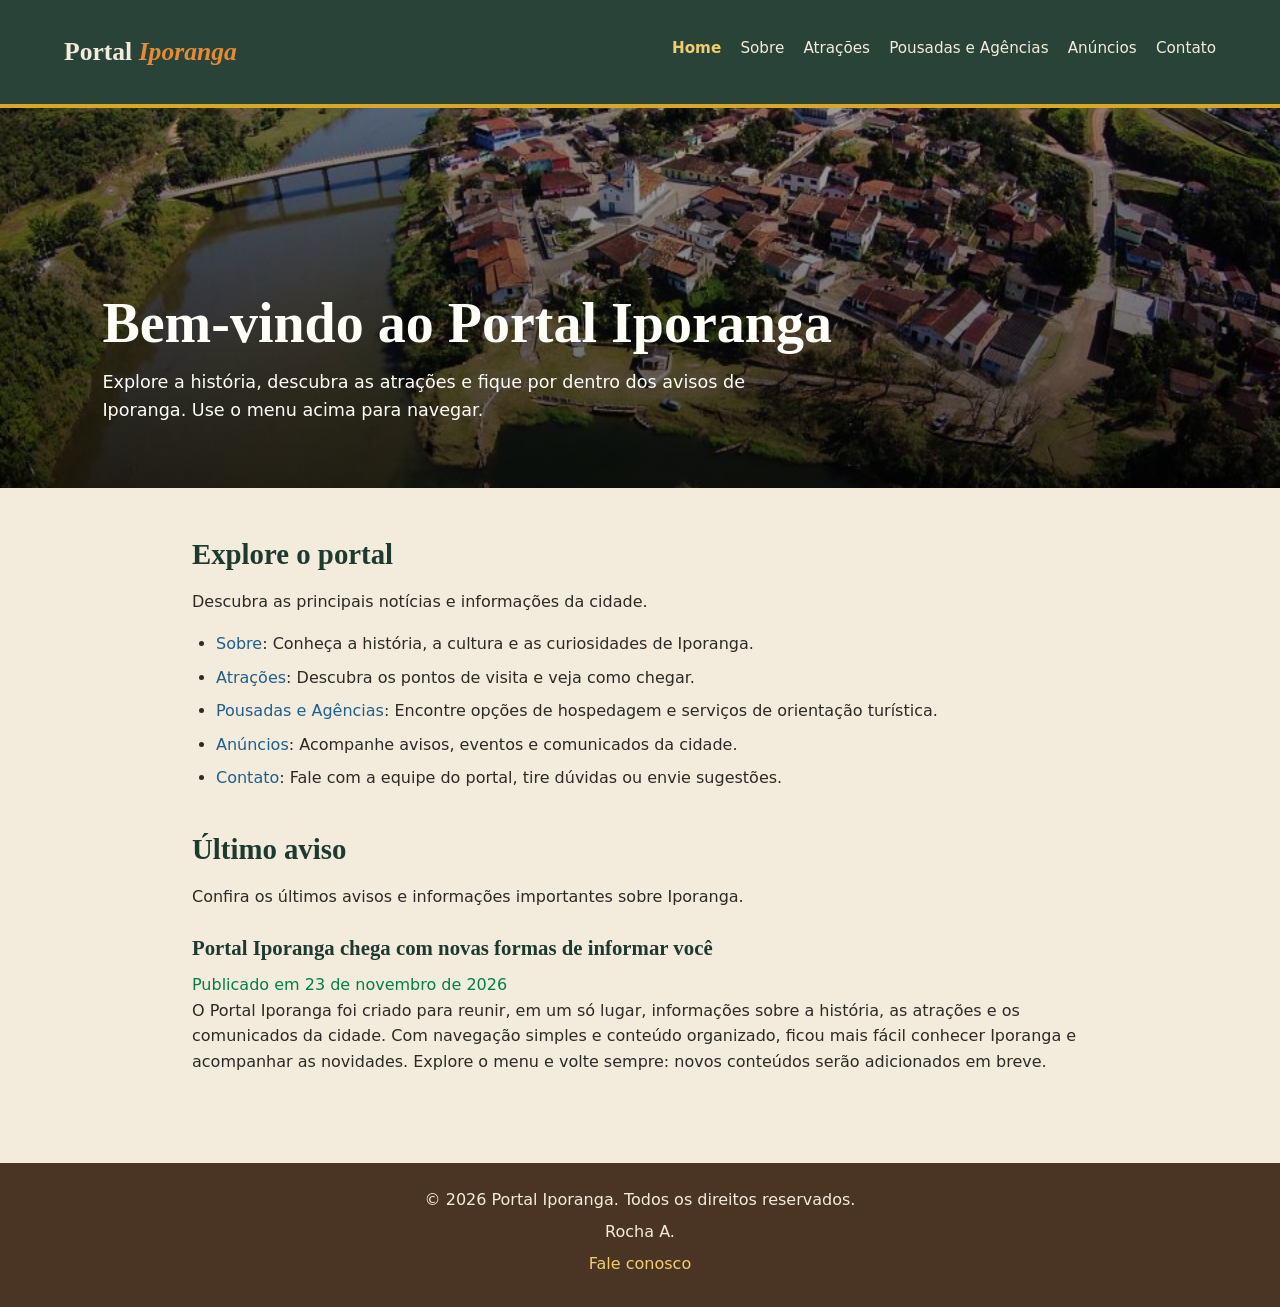
<file: index.html>
<!DOCTYPE html>
<html lang="pt-BR">
<head>
    <meta charset="UTF-8">
    <meta name="viewport" content="width=device-width, initial-scale=1.0">
    <title>Portal Iporanga</title>
    <link rel="stylesheet" href="style.css">
</head>
<body>
    <header>
      
        <strong>Portal <span>Iporanga</span></strong>
        <nav>
            <ul>
                <li><a href="index.html" aria-current="page">Home</a></li>  
                <li><a href="sobre.html">Sobre</a></li>
                <li><a href="atracoes.html">Atrações</a></li>
                <li><a href="servicos.html">Pousadas e Agências</a></li>
                <li><a href="anuncios.html">Anúncios</a></li>
                <li><a href="contato.html">Contato</a></li>
            </ul>
        </nav>
    </header>

    <main>
        <section class="capa capa-home">
            <h1>Bem-vindo ao Portal Iporanga</h1>
            <p>Explore a história, descubra as atrações e fique por dentro dos avisos de Iporanga. Use o menu acima para navegar.</p>
        </section>

        <div class="conteudo">
            <section>
                <h2>Explore o portal</h2>
                <p>Descubra as principais notícias e informações da cidade.</p>
                <ul>
                    <li><a href="sobre.html">Sobre</a>: Conheça a história, a cultura e as curiosidades de Iporanga.</li>
                    <li><a href="atracoes.html">Atrações</a>: Descubra os pontos de visita e veja como chegar.</li>
                    <li><a href="servicos.html">Pousadas e Agências</a>: Encontre opções de hospedagem e serviços de orientação turística.</li>
                    <li><a href="anuncios.html">Anúncios</a>: Acompanhe avisos, eventos e comunicados da cidade.</li>
                    <li><a href="contato.html">Contato</a>: Fale com a equipe do portal, tire dúvidas ou envie sugestões.</li>
                </ul>
            </section>

            <section>
                <h2>Último aviso</h2>
                <p>Confira os últimos avisos e informações importantes sobre Iporanga.</p>
                <h3>Portal Iporanga chega com novas formas de informar você</h3>
                <date time="2026-11-23" class="time">Publicado em 23 de novembro de 2026</date>
                <p>O Portal Iporanga foi criado para reunir, em um só lugar, informações sobre a história, as atrações e os comunicados da cidade. Com navegação simples e conteúdo organizado, ficou mais fácil conhecer Iporanga e acompanhar as novidades. Explore o menu e volte sempre: novos conteúdos serão adicionados em breve.</p>
            </section>
        </div>
    </main>

    <footer>
        <p>&copy; 2026 Portal Iporanga. Todos os direitos reservados.</p>
        <p>Rocha A.</p>
        <p><a href="contato.html">Fale conosco</a></p>
    </footer>
</body>
</html>
</file>
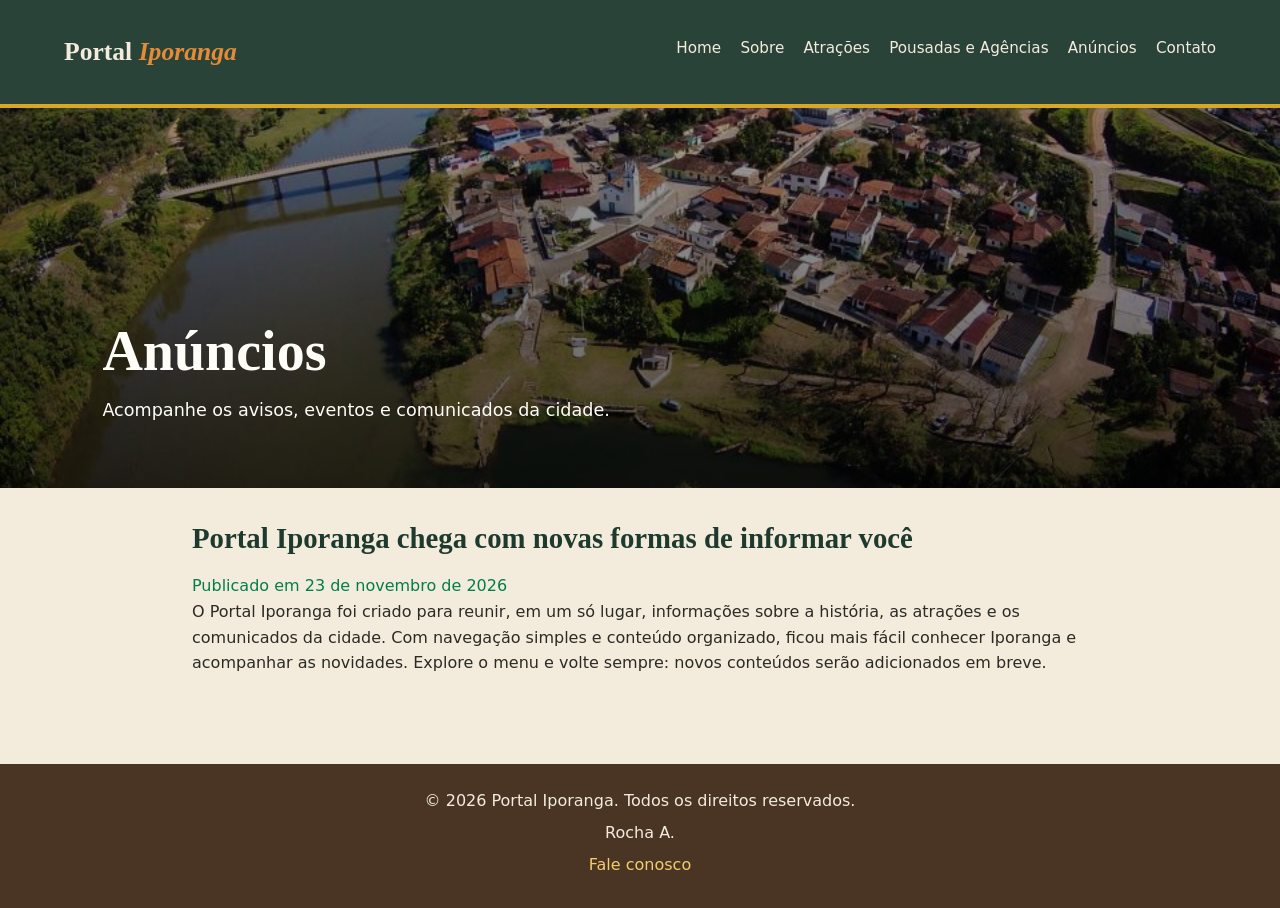
<file: anuncios.html>
<!DOCTYPE html>
<html lang="pt-BR">
<head>
    <meta charset="UTF-8">
    <meta name="viewport" content="width=device-width, initial-scale=1.0">
    <title>Anúncios - Portal Iporanga</title>
    <link rel="stylesheet" href="style.css">
</head>
<body>
    <header>
        <strong>Portal <span>Iporanga</span></strong>
        <nav>
            <ul>
                <li><a href="index.html">Home</a></li>
                <li><a href="sobre.html">Sobre</a></li>
                <li><a href="atracoes.html">Atrações</a></li>
                <li><a href="servicos.html">Pousadas e Agências</a></li>
                <li><a href="anuncios.html">Anúncios</a></li>
                <li><a href="contato.html">Contato</a></li>
            </ul>
        </nav>
    </header>

    <main>
        <section class="capa capa-home">
            <h1>Anúncios</h1>
            <p>Acompanhe os avisos, eventos e comunicados da cidade.</p>
        </section>

        <section>
            <h2>Portal Iporanga chega com novas formas de informar você</h2>
            <date time="2026-11-23" class="time">Publicado em 23 de novembro de 2026</date>
            <p>O Portal Iporanga foi criado para reunir, em um só lugar, informações sobre a história, as atrações e os comunicados da cidade. Com navegação simples e conteúdo organizado, ficou mais fácil conhecer Iporanga e acompanhar as novidades. Explore o menu e volte sempre: novos conteúdos serão adicionados em breve.</p>
        </section>

    </main>

    <footer>
        <p>&copy; 2026 Portal Iporanga. Todos os direitos reservados.</p>
        <p>Rocha A.</p>
        <p><a href="contato.html">Fale conosco</a></p>
    </footer>
</body>
</html>
</file>
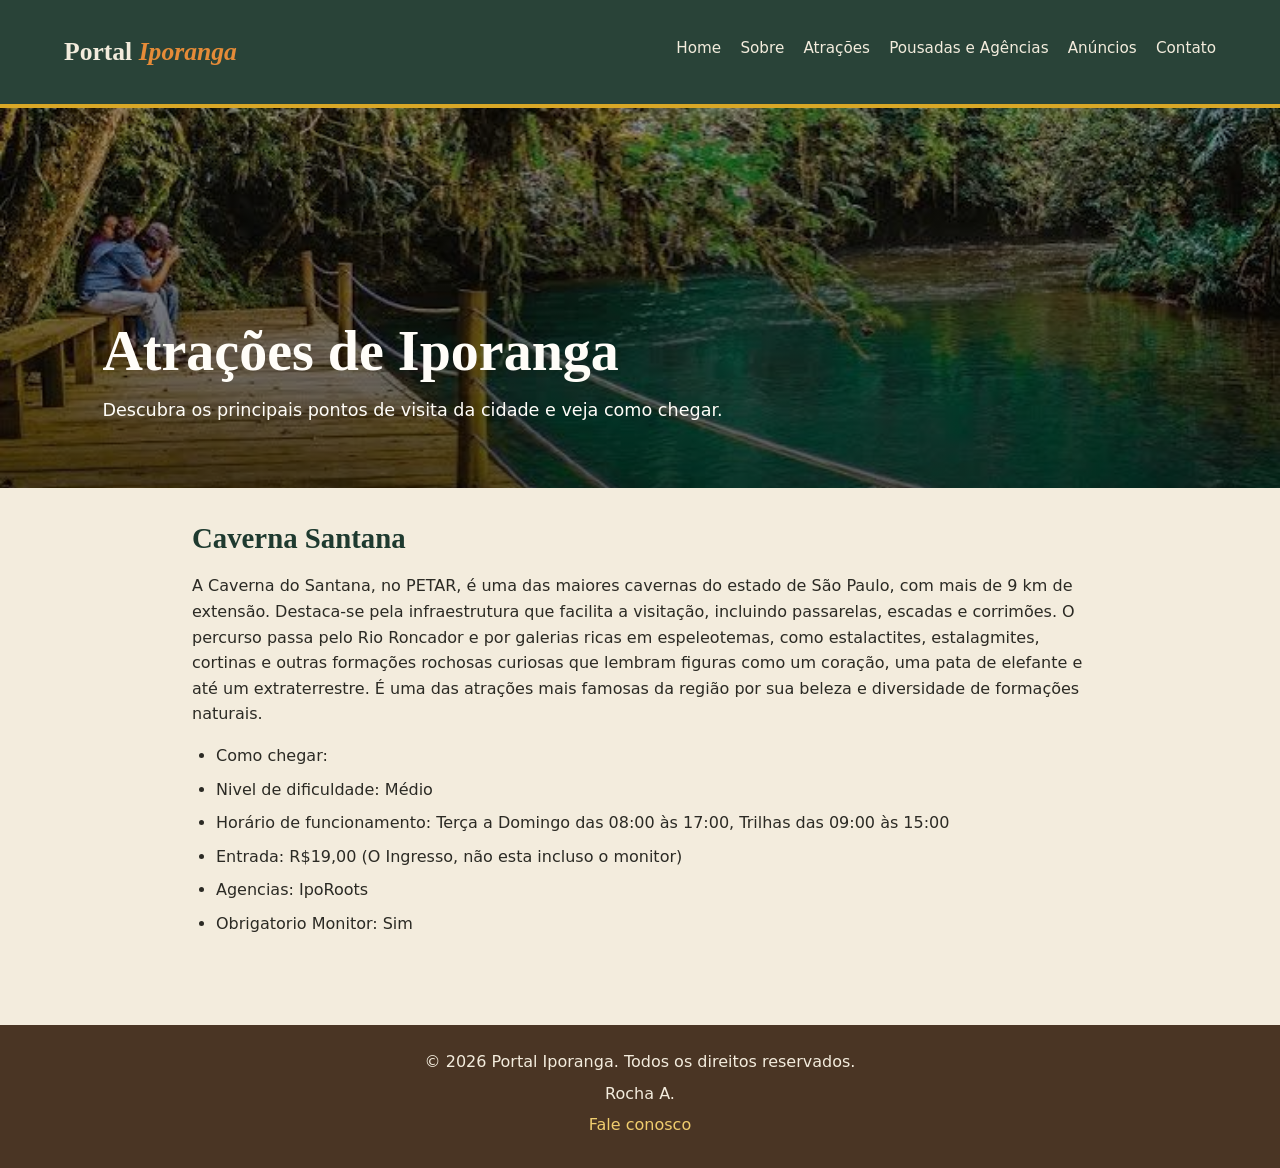
<file: atracoes.html>
<!DOCTYPE html>
<html lang="pt-BR">

<head>
    <meta charset="UTF-8">
    <meta name="viewport" content="width=device-width, initial-scale=1.0">
    <title>Atrações - Portal Iporanga</title>
    <link rel="stylesheet" href="style.css">
</head>

<body>
    <header>
        <strong>Portal <span>Iporanga</span></strong>
        <nav>
            <ul>
                <li><a href="index.html">Home</a></li>
                <li><a href="sobre.html">Sobre</a></li>
                <li><a href="atracoes.html">Atrações</a></li>
                <li><a href="servicos.html">Pousadas e Agências</a></li>
                <li><a href="anuncios.html">Anúncios</a></li>
                <li><a href="contato.html">Contato</a></li>
            </ul>
        </nav>
    </header>

    <main>
        <section class="capa capa-atracoes">
            <h1>Atrações de Iporanga</h1>
            <p>Descubra os principais pontos de visita da cidade e veja como chegar.</p>
        </section>

        <section class="atracoes">
            <h2>Caverna Santana</h2>
            <p>A Caverna do Santana, no PETAR, é uma das maiores cavernas do estado de São Paulo, com mais de 9 km de
                extensão. Destaca-se pela infraestrutura que facilita a visitação, incluindo passarelas, escadas e
                corrimões. O percurso passa pelo Rio Roncador e por galerias ricas em espeleotemas, como estalactites,
                estalagmites, cortinas e outras formações rochosas curiosas que lembram figuras como um coração, uma
                pata de elefante e até um extraterrestre. É uma das atrações mais famosas da região por sua beleza e
                diversidade de formações naturais.</p>
            <ul>
                <li>Como chegar: </li>
                <li>Nivel de dificuldade: Médio</li>
                <li>Horário de funcionamento: Terça a Domingo das 08:00 às 17:00, Trilhas das 09:00 às 15:00</li>
                <li>Entrada: R$19,00 (O Ingresso, não esta incluso o monitor) </li>
                <li>Agencias: IpoRoots</li>
                <li>Obrigatorio Monitor: Sim</li>
            </ul>
        </section>
    </main>

    <footer>
        <p>&copy; 2026 Portal Iporanga. Todos os direitos reservados.</p>
        <p>Rocha A.</p>
        <p><a href="contato.html">Fale conosco</a></p>
    </footer>
</body>

</html>
</file>
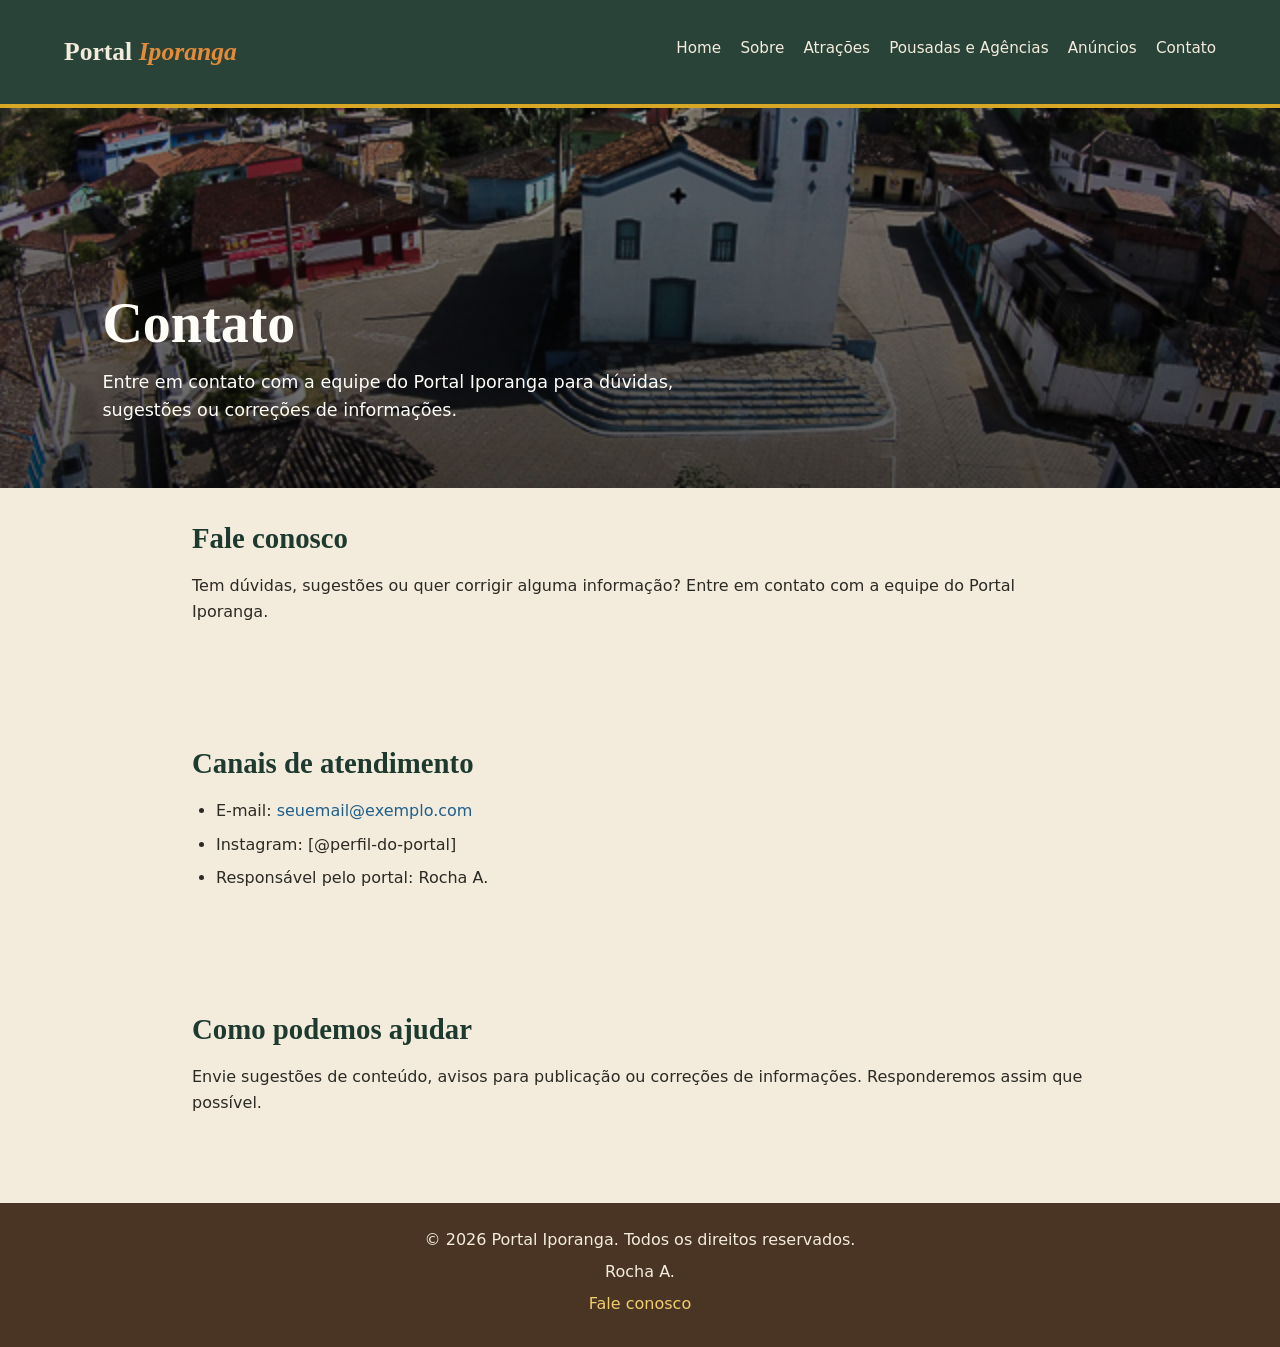
<file: contato.html>
<!DOCTYPE html>
<html lang="pt-BR">
<head>
    <meta charset="UTF-8">
    <meta name="viewport" content="width=device-width, initial-scale=1.0">
    <title>Contato - Portal Iporanga</title>
    <link rel="stylesheet" href="style.css">
</head>
<body>
    <header>
        <strong>Portal <span>Iporanga</span></strong>
        <nav>
            <ul>
                <li><a href="index.html">Home</a></li>
                <li><a href="sobre.html">Sobre</a></li>
                <li><a href="atracoes.html">Atrações</a></li>
                <li><a href="servicos.html">Pousadas e Agências</a></li>
                <li><a href="anuncios.html">Anúncios</a></li>
                <li><a href="contato.html">Contato</a></li>
            </ul>
        </nav>
    </header>

    <main>
        <section class="capa capa-contato">
            <h1>Contato</h1>
            <p>Entre em contato com a equipe do Portal Iporanga para dúvidas, sugestões ou correções de informações.</p>
        </section>
        <section>
            <h2>Fale conosco</h2>
            <p>Tem dúvidas, sugestões ou quer corrigir alguma informação? Entre em contato com a equipe do Portal Iporanga.</p>
        </section>
        <section>
            <h2>Canais de atendimento</h2>
            <ul>
                <li>E-mail: <a href="@exemplo.com">seuemail@exemplo.com</a></li>
                <li>Instagram: [@perfil-do-portal]</li>
                <li>Responsável pelo portal: Rocha A.</li>
            </ul>
        </section>

        <section>
            <h2>Como podemos ajudar</h2>
            <p>Envie sugestões de conteúdo, avisos para publicação ou correções de informações. Responderemos assim que possível.</p>
        </section>
    </main>

    <footer>
        <p>&copy; 2026 Portal Iporanga. Todos os direitos reservados.</p>
        <p>Rocha A.</p>
        <p><a href="contato.html">Fale conosco</a></p>
    </footer>
</body>
</html>
</file>
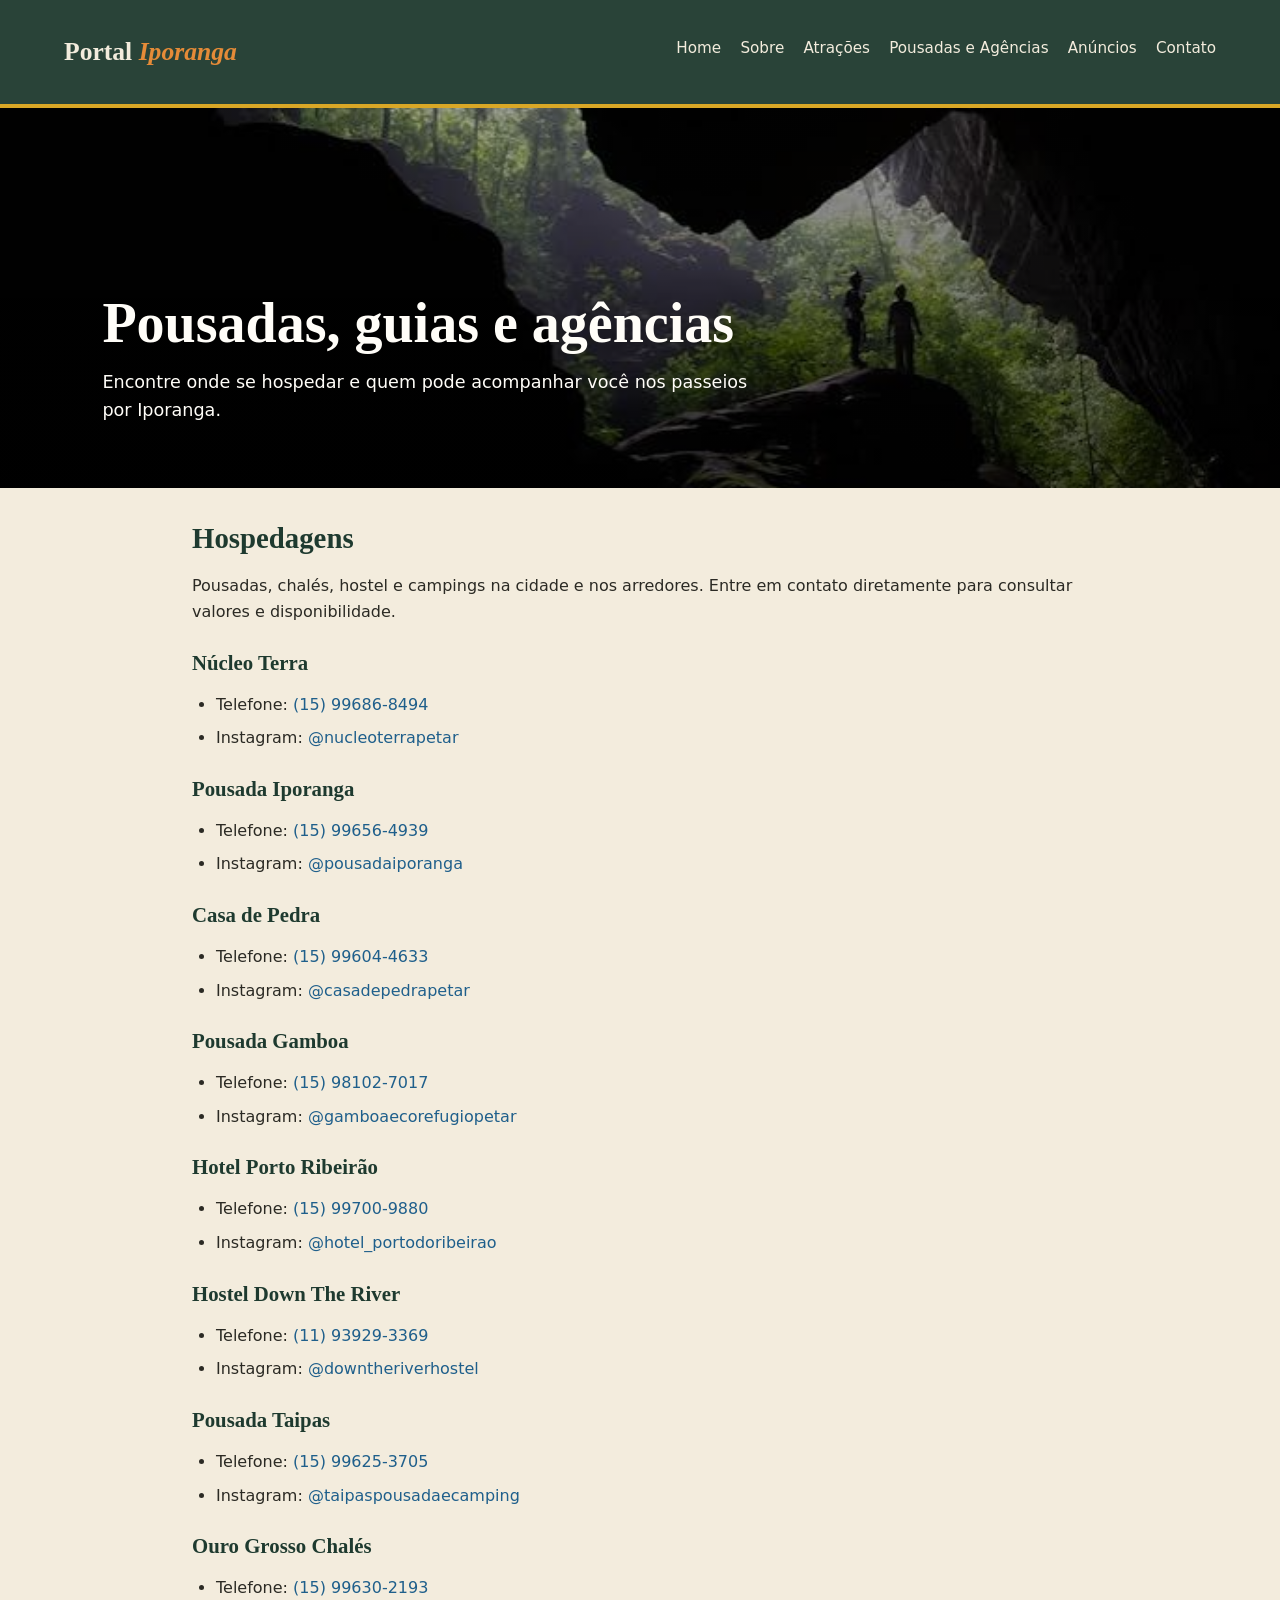
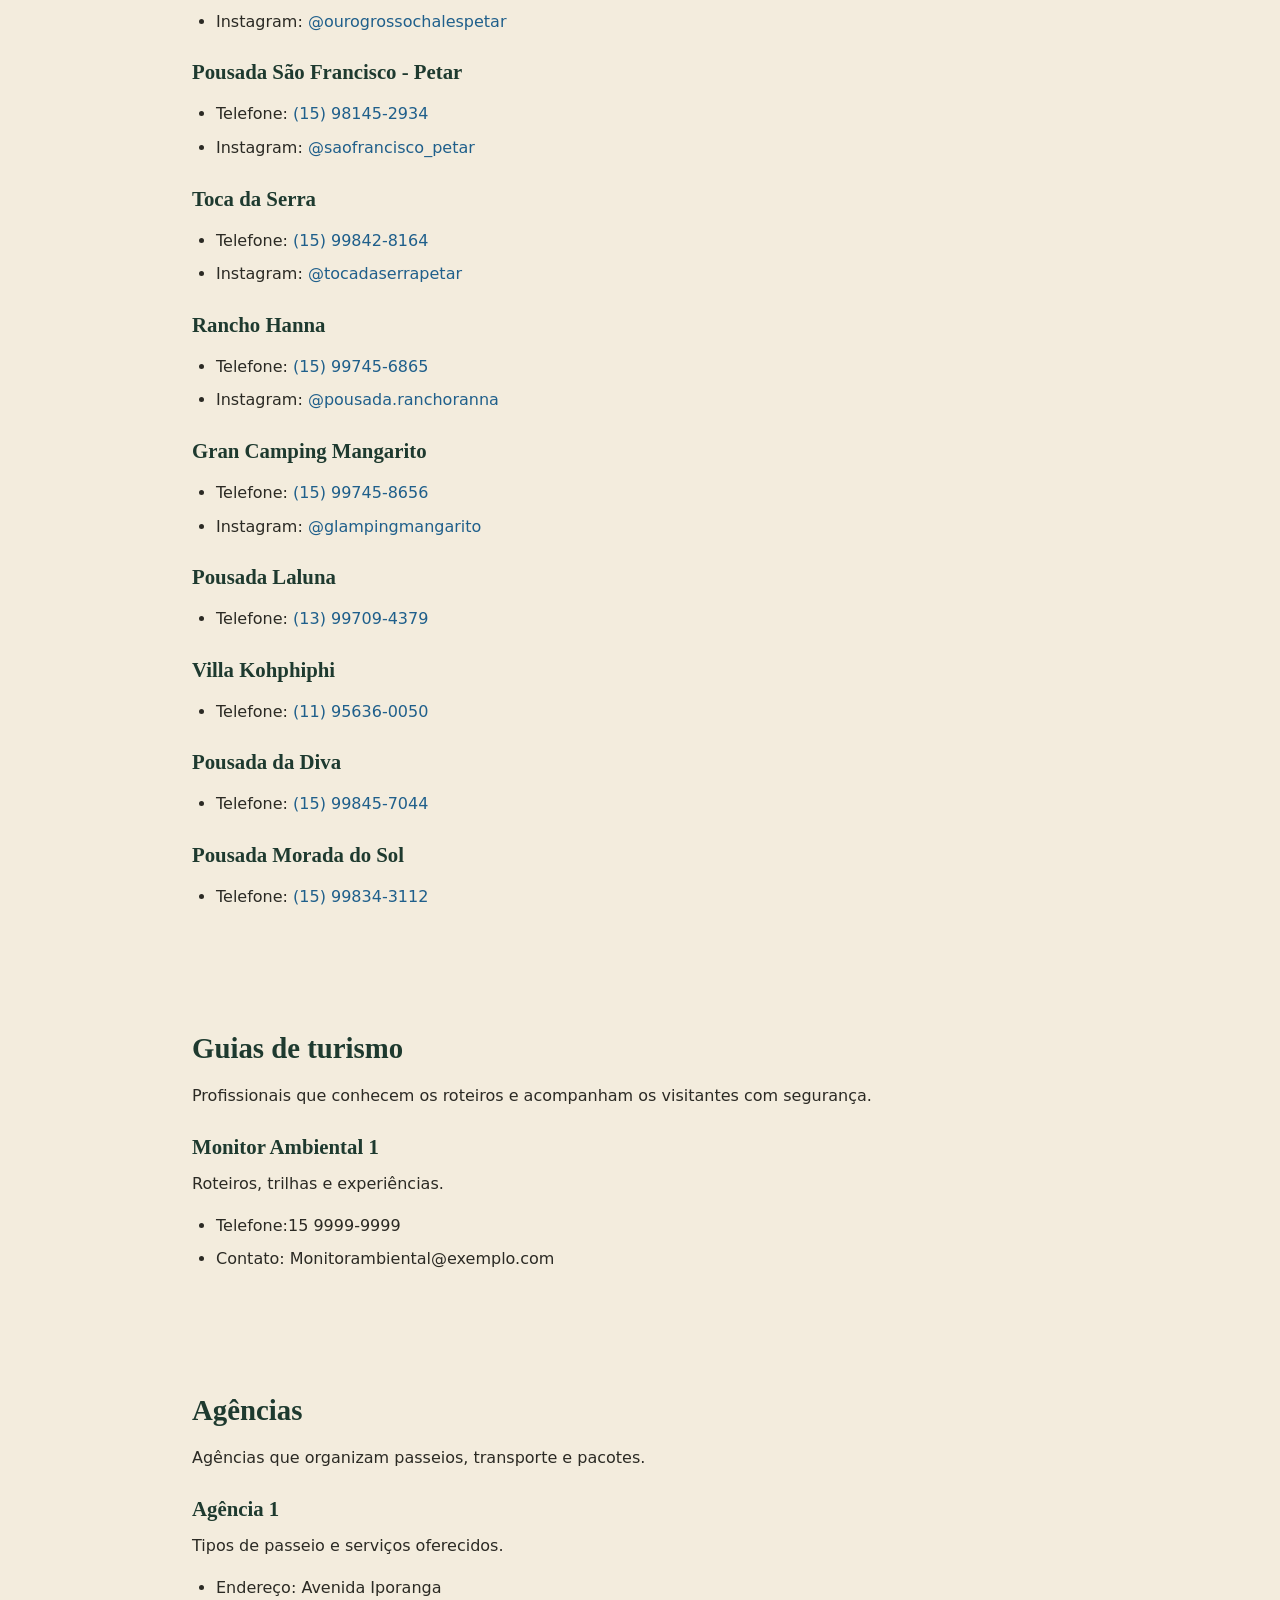
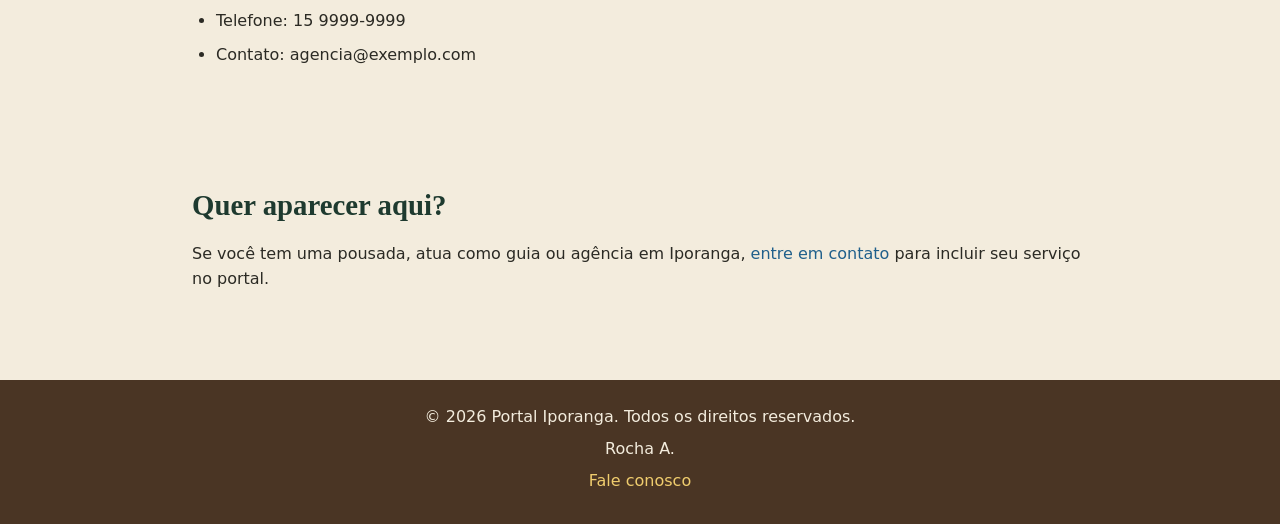
<file: servicos.html>
<!DOCTYPE html>
<html lang="pt-BR">
<head>
    <meta charset="UTF-8">
    <meta name="viewport" content="width=device-width, initial-scale=1.0">
    <title>Pousadas e Guias - Portal Iporanga</title>
    <link rel="stylesheet" href="style.css">
</head>
<body>
    <header>
        <strong>Portal <span>Iporanga</span></strong>
        <nav>
            <ul>
                <li><a href="index.html">Home</a></li>
                <li><a href="sobre.html">Sobre</a></li>
                <li><a href="atracoes.html">Atrações</a></li>
                <li><a href="servicos.html">Pousadas e Agências</a></li>
                <li><a href="anuncios.html">Anúncios</a></li>
                <li><a href="contato.html">Contato</a></li>
            </ul>
        </nav>
    </header>

    <main>
        <section class="capa capa-servicos">
            <h1>Pousadas, guias e agências</h1>
            <p>Encontre onde se hospedar e quem pode acompanhar você nos passeios por Iporanga.</p>
        </section>

        <section class="Servicos"> 
            <h2>Hospedagens</h2>
            <p>Pousadas, chalés, hostel e campings na cidade e nos arredores. Entre em contato diretamente para consultar valores e disponibilidade.</p>

            <article>
                <h3>Núcleo Terra</h3>
                <ul>
                    <li>Telefone: <a href="tel:+5515996868494">(15) 99686-8494</a></li>
                    <li>Instagram: <a href="https://www.instagram.com/nucleoterrapetar/" target="_blank" rel="noopener noreferrer">@nucleoterrapetar</a></li>
                </ul>
            </article>
            <article>
                <h3>Pousada Iporanga</h3>
                <ul>
                    <li>Telefone: <a href="tel:+5515996564939">(15) 99656-4939</a></li>
                    <li>Instagram: <a href="https://www.instagram.com/pousadaiporanga/" target="_blank" rel="noopener noreferrer">@pousadaiporanga</a></li>
                </ul>
            </article>
            <article>
                <h3>Casa de Pedra</h3>
                <ul>
                    <li>Telefone: <a href="tel:+5515996044633">(15) 99604-4633</a></li>
                    <li>Instagram: <a href="https://www.instagram.com/casadepedrapetar/" target="_blank" rel="noopener noreferrer">@casadepedrapetar</a></li>
                </ul>
            </article>
            <article>
                <h3>Pousada Gamboa</h3>
                <ul>
                    <li>Telefone: <a href="tel:+5515981027017">(15) 98102-7017</a></li>
                    <li>Instagram: <a href="https://www.instagram.com/gamboaecorefugiopetar/" target="_blank" rel="noopener noreferrer">@gamboaecorefugiopetar</a></li>
                </ul>
            </article>
            <article>
                <h3>Hotel Porto Ribeirão</h3>
                <ul>
                    <li>Telefone: <a href="tel:+5515997009880">(15) 99700-9880</a></li>
                    <li>Instagram: <a href="https://www.instagram.com/hotel_portodoribeirao/" target="_blank" rel="noopener noreferrer">@hotel_portodoribeirao</a></li>
                </ul>
            </article>
            <article>
                <h3>Hostel Down The River</h3>
                <ul>
                    <li>Telefone: <a href="tel:+5511939293369">(11) 93929-3369</a></li>
                    <li>Instagram: <a href="https://www.instagram.com/downtheriverhostel/" target="_blank" rel="noopener noreferrer">@downtheriverhostel</a></li>
                </ul>
            </article>
            <article>
                <h3>Pousada Taipas</h3>
                <ul>
                    <li>Telefone: <a href="tel:+5515996253705">(15) 99625-3705</a></li>
                    <li>Instagram: <a href="https://www.instagram.com/taipaspousadaecamping/" target="_blank" rel="noopener noreferrer">@taipaspousadaecamping</a></li>
                </ul>
            </article>
            <article>
                <h3>Ouro Grosso Chalés</h3>
                <ul>
                    <li>Telefone: <a href="tel:+5515996302193">(15) 99630-2193</a></li>
                    <li>Instagram: <a href="https://www.instagram.com/ourogrossochalespetar/" target="_blank" rel="noopener noreferrer">@ourogrossochalespetar</a></li>
                </ul>
            </article>
            <article>
                <h3>Pousada São Francisco - Petar</h3>
                <ul>
                    <li>Telefone: <a href="tel:+5515981452934">(15) 98145-2934</a></li>
                    <li>Instagram: <a href="https://www.instagram.com/saofrancisco_petar/" target="_blank" rel="noopener noreferrer">@saofrancisco_petar</a></li>
                </ul>
            </article>
            <article>
                <h3>Toca da Serra</h3>
                <ul>
                    <li>Telefone: <a href="tel:+5515998428164">(15) 99842-8164</a></li>
                    <li>Instagram: <a href="https://www.instagram.com/tocadaserrapetar/" target="_blank" rel="noopener noreferrer">@tocadaserrapetar</a></li>
                </ul>
            </article>
            <article>
                <h3>Rancho Hanna</h3>
                <ul>
                    <li>Telefone: <a href="tel:+5515997456865">(15) 99745-6865</a></li>
                    <li>Instagram: <a href="https://www.instagram.com/pousada.ranchoranna/" target="_blank" rel="noopener noreferrer">@pousada.ranchoranna</a></li>
                </ul>
            </article>
            <article>
                <h3>Gran Camping Mangarito</h3>
                <ul>
                    <li>Telefone: <a href="tel:+5515997458656">(15) 99745-8656</a></li>
                    <li>Instagram: <a href="https://www.instagram.com/glampingmangarito/" target="_blank" rel="noopener noreferrer">@glampingmangarito</a></li>
                </ul>
            </article>
            <article>
                <h3>Pousada Laluna</h3>
                <ul>
                    <li>Telefone: <a href="tel:+5513997094379">(13) 99709-4379</a></li>
                </ul>
            </article>
            <article>
                <h3>Villa Kohphiphi</h3>
                <ul>
                    <li>Telefone: <a href="tel:+5511956360050">(11) 95636-0050</a></li>
                </ul>
            </article>
            <article>
                <h3>Pousada da Diva</h3>
                <ul>
                    <li>Telefone: <a href="tel:+5515998457044">(15) 99845-7044</a></li>
                </ul>
            </article>
            <article>
                <h3>Pousada Morada do Sol</h3>
                <ul>
                    <li>Telefone: <a href="tel:+5515998343112">(15) 99834-3112</a></li>
                </ul>
            </article>
        </section>

        <section class="Servicos">
            <h2>Guias de turismo</h2>
            <p>Profissionais que conhecem os roteiros e acompanham os visitantes com segurança.</p>

            <article>
                <h3>Monitor Ambiental 1</h3>
                <p>Roteiros, trilhas e experiências.</p>
                <ul>
                    <li>Telefone:15 9999-9999 </li>
                    <li>Contato: Monitorambiental@exemplo.com</li>
                </ul>
            </article>
        </section>

        <section class="Servicos">
            <h2>Agências</h2>
            <p>Agências que organizam passeios, transporte e pacotes.</p>

            <article>
                <h3>Agência 1</h3>
                <p>Tipos de passeio e serviços oferecidos.</p>
                <ul>
                    <li>Endereço: Avenida Iporanga </li>
                    <li>Telefone: 15 9999-9999</li>
                    <li>Contato: agencia@exemplo.com</li>
                </ul>
            </article>

    
        </section>

        <section>
            <h2>Quer aparecer aqui?</h2>
            <p>Se você tem uma pousada, atua como guia ou agência em Iporanga, <a href="contato.html">entre em contato</a> para incluir seu serviço no portal.</p>
        </section>
    </main>

    <footer>
        <p>&copy; 2026 Portal Iporanga. Todos os direitos reservados.</p>
        <p>Rocha A.</p>
        <p><a href="contato.html">Fale conosco</a></p>
    </footer>
</body>
</html>
</file>
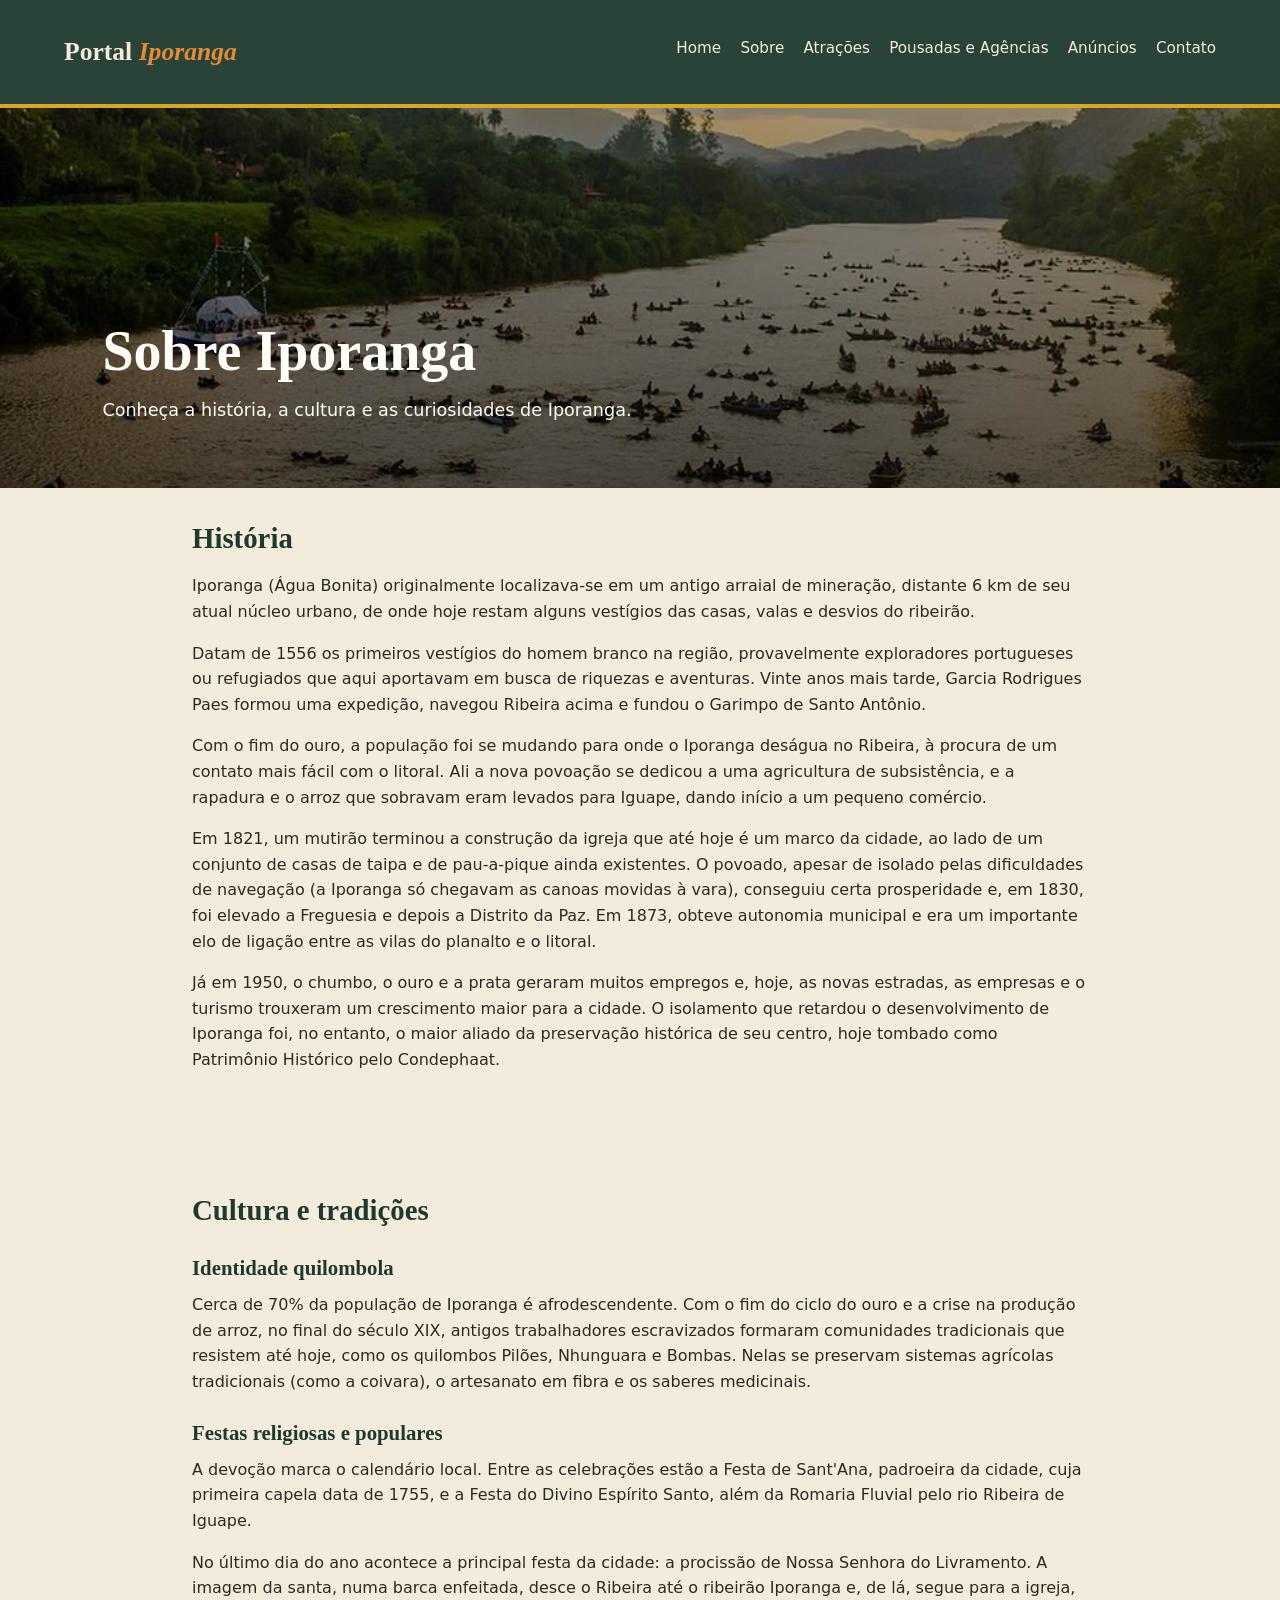
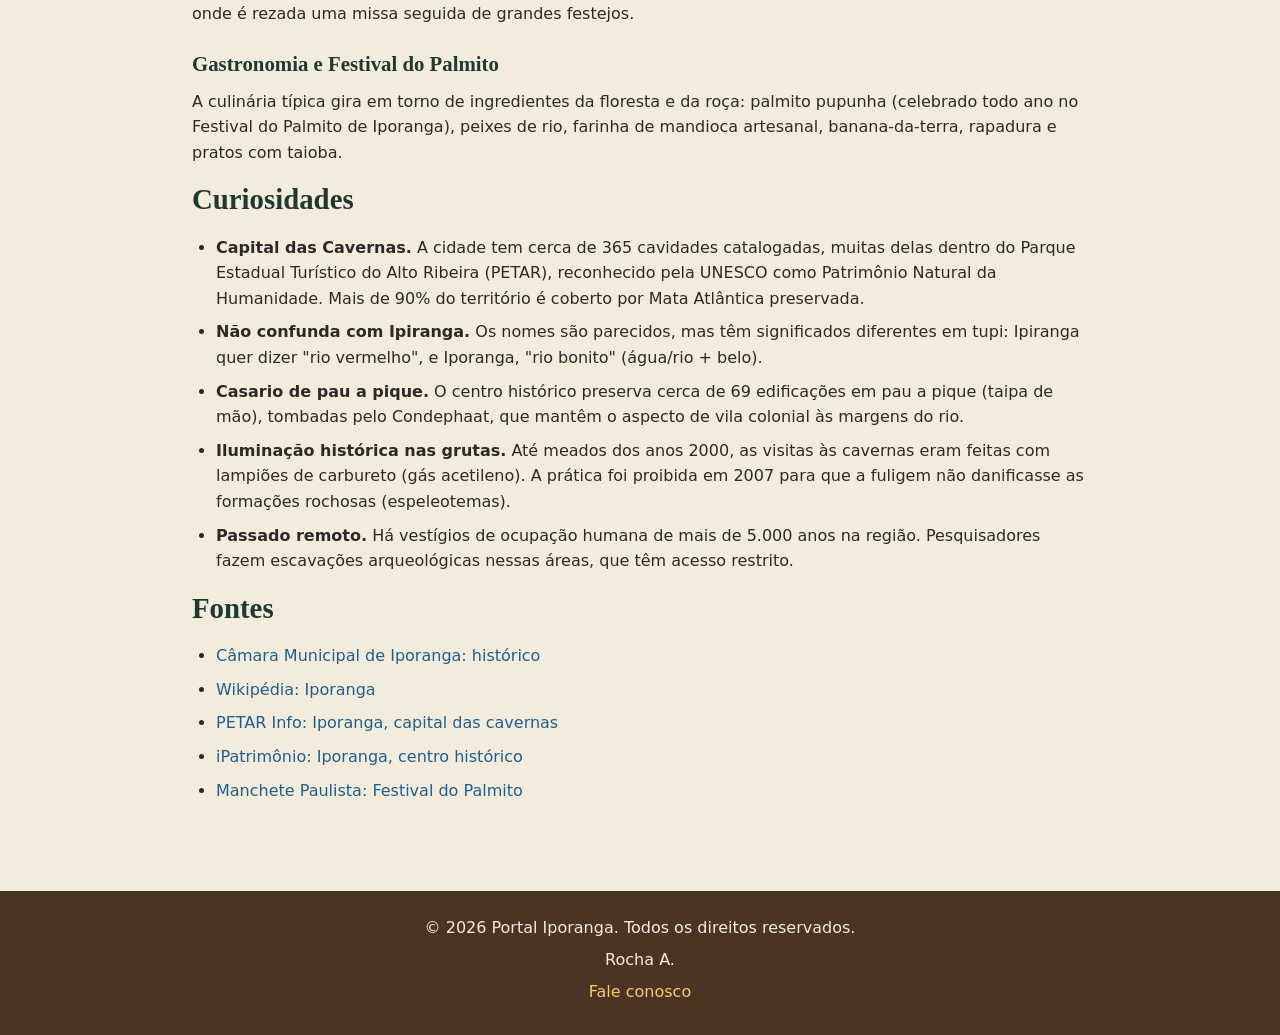
<file: sobre.html>
<!DOCTYPE html>
<html lang="pt-BR">
<head>
    <meta charset="UTF-8">
    <meta name="viewport" content="width=device-width, initial-scale=1.0">
    <title>Sobre - Portal Iporanga</title>
    <link rel="stylesheet" href="style.css">
</head>
<body>
    <header>
        <strong>Portal <span>Iporanga</span></strong>
        <nav>
            <ul>
                <li><a href="index.html">Home</a></li>
                <li><a href="sobre.html">Sobre</a></li>
                <li><a href="atracoes.html">Atrações</a></li>
                <li><a href="servicos.html">Pousadas e Agências</a></li>
                <li><a href="anuncios.html">Anúncios</a></li>
                <li><a href="contato.html">Contato</a></li>
            </ul>
        </nav>
    </header>

    <main>
        <section class="capa capa-sobre">
            <h1>Sobre Iporanga</h1>
            <p>Conheça a história, a cultura e as curiosidades de Iporanga.</p>
        </section>

        <section>
             <h2>História</h2>
            <p>Iporanga (Água Bonita) originalmente localizava-se em um antigo arraial de mineração, distante 6 km de seu atual núcleo urbano, de onde hoje restam alguns vestígios das casas, valas e desvios do ribeirão.</p>
            <p>Datam de 1556 os primeiros vestígios do homem branco na região, provavelmente exploradores portugueses ou refugiados que aqui aportavam em busca de riquezas e aventuras. Vinte anos mais tarde, Garcia Rodrigues Paes formou uma expedição, navegou Ribeira acima e fundou o Garimpo de Santo Antônio.</p>
            <p>Com o fim do ouro, a população foi se mudando para onde o Iporanga deságua no Ribeira, à procura de um contato mais fácil com o litoral. Ali a nova povoação se dedicou a uma agricultura de subsistência, e a rapadura e o arroz que sobravam eram levados para Iguape, dando início a um pequeno comércio.</p>
            <p>Em 1821, um mutirão terminou a construção da igreja que até hoje é um marco da cidade, ao lado de um conjunto de casas de taipa e de pau-a-pique ainda existentes. O povoado, apesar de isolado pelas dificuldades de navegação (a Iporanga só chegavam as canoas movidas à vara), conseguiu certa prosperidade e, em 1830, foi elevado a Freguesia e depois a Distrito da Paz. Em 1873, obteve autonomia municipal e era um importante elo de ligação entre as vilas do planalto e o litoral.</p>
            <p>Já em 1950, o chumbo, o ouro e a prata geraram muitos empregos e, hoje, as novas estradas, as empresas e o turismo trouxeram um crescimento maior para a cidade. O isolamento que retardou o desenvolvimento de Iporanga foi, no entanto, o maior aliado da preservação histórica de seu centro, hoje tombado como Patrimônio Histórico pelo Condephaat.</p>
        </section>

        <section>
            <h2>Cultura e tradições</h2>

            <article>
                <h3>Identidade quilombola</h3>
                <p>Cerca de 70% da população de Iporanga é afrodescendente. Com o fim do ciclo do ouro e a crise na produção de arroz, no final do século XIX, antigos trabalhadores escravizados formaram comunidades tradicionais que resistem até hoje, como os quilombos Pilões, Nhunguara e Bombas. Nelas se preservam sistemas agrícolas tradicionais (como a coivara), o artesanato em fibra e os saberes medicinais.</p>
            </article>

            <article>
                <h3>Festas religiosas e populares</h3>
                <p>A devoção marca o calendário local. Entre as celebrações estão a Festa de Sant'Ana, padroeira da cidade, cuja primeira capela data de 1755, e a Festa do Divino Espírito Santo, além da Romaria Fluvial pelo rio Ribeira de Iguape.</p>
                <p>No último dia do ano acontece a principal festa da cidade: a procissão de Nossa Senhora do Livramento. A imagem da santa, numa barca enfeitada, desce o Ribeira até o ribeirão Iporanga e, de lá, segue para a igreja, onde é rezada uma missa seguida de grandes festejos.</p>
            </article>

            <article>
                <h3>Gastronomia e Festival do Palmito</h3>
                <p>A culinária típica gira em torno de ingredientes da floresta e da roça: palmito pupunha (celebrado todo ano no Festival do Palmito de Iporanga), peixes de rio, farinha de mandioca artesanal, banana-da-terra, rapadura e pratos com taioba.</p>
            </article>

        <section>
            <h2>Curiosidades</h2>
            <ul>
                <li><strong>Capital das Cavernas.</strong> A cidade tem cerca de 365 cavidades catalogadas, muitas delas dentro do Parque Estadual Turístico do Alto Ribeira (PETAR), reconhecido pela UNESCO como Patrimônio Natural da Humanidade. Mais de 90% do território é coberto por Mata Atlântica preservada.</li>
                <li><strong>Não confunda com Ipiranga.</strong> Os nomes são parecidos, mas têm significados diferentes em tupi: Ipiranga quer dizer "rio vermelho", e Iporanga, "rio bonito" (água/rio + belo).</li>
                <li><strong>Casario de pau a pique.</strong> O centro histórico preserva cerca de 69 edificações em pau a pique (taipa de mão), tombadas pelo Condephaat, que mantêm o aspecto de vila colonial às margens do rio.</li>
                <li><strong>Iluminação histórica nas grutas.</strong> Até meados dos anos 2000, as visitas às cavernas eram feitas com lampiões de carbureto (gás acetileno). A prática foi proibida em 2007 para que a fuligem não danificasse as formações rochosas (espeleotemas).</li>
                <li><strong>Passado remoto.</strong> Há vestígios de ocupação humana de mais de 5.000 anos na região. Pesquisadores fazem escavações arqueológicas nessas áreas, que têm acesso restrito.</li>
            </ul>
        </section>

        <section>
            <h2>Fontes</h2>
            <ul>
                <li><a href="https://www.camaraiporanga.sp.gov.br/imprensa/institucional/Historico/1/0/1">Câmara Municipal de Iporanga: histórico</a></li>
                <li><a href="https://pt.wikipedia.org/wiki/Iporanga">Wikipédia: Iporanga</a></li>
                <li><a href="https://petarinfo.com.br/iporanga-capital-das-cavernas/">PETAR Info: Iporanga, capital das cavernas</a></li>
                <li><a href="https://www.ipatrimonio.org/iporanga-centro-historico/">iPatrimônio: Iporanga, centro histórico</a></li>
                <li><a href="https://manchetepaulista.com.br/iporanga-sp-recebe-6o-festival-do-palmito-com-shows-gastronomia-e-atracoes-culturais/">Manchete Paulista: Festival do Palmito</a></li>
            </ul>
        </section>
    </main>

    <footer>
        <p>&copy; 2026 Portal Iporanga. Todos os direitos reservados.</p>
        <p>Rocha A.</p>
        <p><a href="contato.html">Fale conosco</a></p>
    </footer>
</body>
</html>
</file>
<file: style.css>
/* Portal Iporanga - folha de estilos

   Paleta:
   verde-escuro  #1e3a2f  cabeçalho e títulos
   verde médio   #3e6b4d  detalhe dos cartões
   azul          #1f5f8b  links (rio Ribeira); #154468 ao passar o mouse
   amarelo       #d9a726  filetes e destaques; #f0cd6e sobre fundo escuro
   marrom        #4a3524  rodapé
   bege          #f3ecdd  fundo da página; #fffdf8 nos cartões; #ddd2bc nas bordas
   texto         #2b2a24  principal; #5a5244 secundário
*/

/* Base */

* {
    margin: 0;
    padding: 0;
    box-sizing: border-box;
}

html {
    scroll-behavior: smooth;
}

body {
    min-height: 100vh;
    display: flex;
    flex-direction: column;
    background: #f3ecdd;
    color: #2b2a24;
    font-family: "Segoe UI", system-ui, -apple-system, Roboto, "Helvetica Neue", Arial, sans-serif;
    line-height: 1.6;
}

main {
    flex: 1;
}


/* Cabeçalho e menu */

body > header {
    display: flex;
    flex-wrap: wrap;
    align-items: center;
    justify-content: space-between;
    gap: 1rem;
    padding: 1.2rem 5%;
    background: rgba(30, 58, 47, 0.95);
    color: #f3ecdd;
    border-bottom: 4px solid #d9a726;
    backdrop-filter: blur(3px);
}

body > header strong {
    font-family: Georgia, "Times New Roman", serif;
    font-size: 1.6rem;
    font-weight: bold;
}

body > header strong span {
    color: #e58b38;
    font-style: italic;
}

body > header nav ul {
    display: flex;
    flex-wrap: wrap;
    align-items: center;
    justify-content: center;
    gap: 0.5rem 1.2rem;
    list-style: none;
}

body > header nav a {
    color: #f3ecdd;
    text-decoration: none;
    font-size: 0.95rem;
    transition: color 0.2s ease;
}

body > header nav a:hover,
body > header nav a[aria-current="page"] {
    color: #f0cd6e;
}

body > header nav a[aria-current="page"] {
    font-weight: bold;
}


/* Capa (foto de fundo no topo de cada página) */

.capa {
    min-height: 380px;
    display: flex;
    flex-direction: column;
    justify-content: flex-end;
    align-items: flex-start;
    padding: 3rem 8%;
    background-color: #1e3a2f;
    background-image: linear-gradient(
        rgba(0, 0, 0, 0.35),
        rgba(0, 0, 0, 0.65)
    );
    background-size: cover;
    background-position: center;
    background-repeat: no-repeat;
    color: #fffdf8;
}

.capa h1 {
    max-width: 850px;
    margin-bottom: 0.8rem;
    font-family: Georgia, "Times New Roman", serif;
    font-size: clamp(2rem, 5vw, 3.5rem);
    line-height: 1.15;
}

.capa p {
    max-width: 650px;
    font-size: 1.1rem;
    color: #fffdf8;
}


/* Fotos: ficam na mesma pasta do style.css */

.capa-home {
    background-image:
        linear-gradient(rgba(0, 0, 0, 0.35), rgba(0, 0, 0, 0.65)),
        url("capa-home.jpg.jpg");
}

.capa-sobre {
    background-image:
        linear-gradient(rgba(0, 0, 0, 0.35), rgba(0, 0, 0, 0.65)),
        url("capa-sobre.jpg.jpg");
}

.capa-atracoes {
    background-image:
        linear-gradient(rgba(0, 0, 0, 0.35), rgba(0, 0, 0, 0.65)),
        url("capa-atracoes.jpg.jpg");
}

.capa-servicos {
    background-image:
        linear-gradient(rgba(0, 0, 0, 0.35), rgba(0, 0, 0, 0.65)),
        url("capa-servicos.jpg.jpg");
}

.capa-anuncios {
    background-image:
        linear-gradient(rgba(0, 0, 0, 0.35), rgba(0, 0, 0, 0.65)),
        url("capa-anuncios.jpg.jpg");
}

.capa-contato {
    background-image:
        linear-gradient(rgba(0, 0, 0, 0.35), rgba(0, 0, 0, 0.65)),
        url("capa-contato.jpg.jpg");
}


/* Conteúdo: margens laterais e espaço para respirar */

.conteudo {
    width: 100%;
    max-width: 62rem;
    margin: 0 auto;
    padding: 3rem clamp(1.2rem, 5%, 3rem) 4.5rem;
}

.conteudo section {
    margin-bottom: 2.5rem;
}

.conteudo section:last-child {
    margin-bottom: 0;
}


/* Segurança: se alguma página ainda estiver sem a capa, o texto mantém as margens */

main > section:not(.capa) {
    width: 100%;
    max-width: 62rem;
    margin: 0 auto 2.5rem;
    padding: 2rem clamp(1.2rem, 5%, 3rem);
}


/* Textos */

h2,
h3 {
    color: #1e3a2f;
    font-family: Georgia, "Times New Roman", serif;
    line-height: 1.3;
}

h2 {
    margin-bottom: 1rem;
    font-size: 1.8rem;
}

h3 {
    margin: 1.5rem 0 0.7rem;
    font-size: 1.3rem;
}

p {
    margin-bottom: 1rem;
}

ul {
    margin: 1rem 0 1rem 1.5rem;
}

li {
    margin-bottom: 0.5rem;
}

main a {
    color: #1f5f8b;
    text-decoration: none;
}

main a:hover {
    color: #154468;
    text-decoration: underline;
}


/* Cartões (hospedagens, guias, agências) */

.conteudo section:has(> article ul) {
    display: grid;
    grid-template-columns: repeat(auto-fill, minmax(17rem, 1fr));
    gap: 1.25rem;
}

.conteudo section:has(> article ul) > h2,
.conteudo section:has(> article ul) > p {
    grid-column: 1 / -1;
    margin-bottom: 0;
}

.conteudo article:has(ul) {
    padding: 1.25rem 1.5rem;
    background: #fffdf8;
    border: 1px solid #ddd2bc;
    border-left: 4px solid #3e6b4d;
    border-radius: 8px;
    box-shadow: 0 1px 3px rgba(74, 53, 36, 0.08);
}

.conteudo article:has(ul) h3 {
    margin: 0 0 0.6rem;
    font-size: 1.15rem;
}

.conteudo article:has(ul) ul {
    margin: 0;
    padding: 0;
    list-style: none;
}

.conteudo article:has(ul) li {
    margin: 0.35rem 0;
    overflow-wrap: anywhere;
}

.span {
    color: #e58b38;
}
.time {
    color: #037e49;
}

/* Rodapé */

body > footer {
    margin-top: auto;
    padding: 1.5rem 5%;
    background: #4a3524;
    color: #f3ecdd;
    text-align: center;
}

body > footer p {
    margin-bottom: 0.4rem;
}

body > footer a {
    color: #f0cd6e;
    text-decoration: none;
}

body > footer a:hover {
    text-decoration: underline;
}


/* Telas pequenas */

@media (max-width: 40rem) {
    body > header {
        flex-direction: column;
        text-align: center;
        padding: 1rem;
    }

    body > header nav ul {
        gap: 0.7rem 1rem;
    }

    .capa {
        min-height: 300px;
        padding: 2rem 1.3rem;
    }

    .capa h1 {
        font-size: 2rem;
    }

    .capa p {
        font-size: 1rem;
    }

    .conteudo {
        padding: 2rem 1.2rem 3rem;
    }

    main > section:not(.capa) {
        padding: 1.5rem 1.2rem;
    }
}

@media (prefers-reduced-motion: reduce) {
    html {
        scroll-behavior: auto;
    }

    * {
        transition: none !important;
    }
}
</file>
